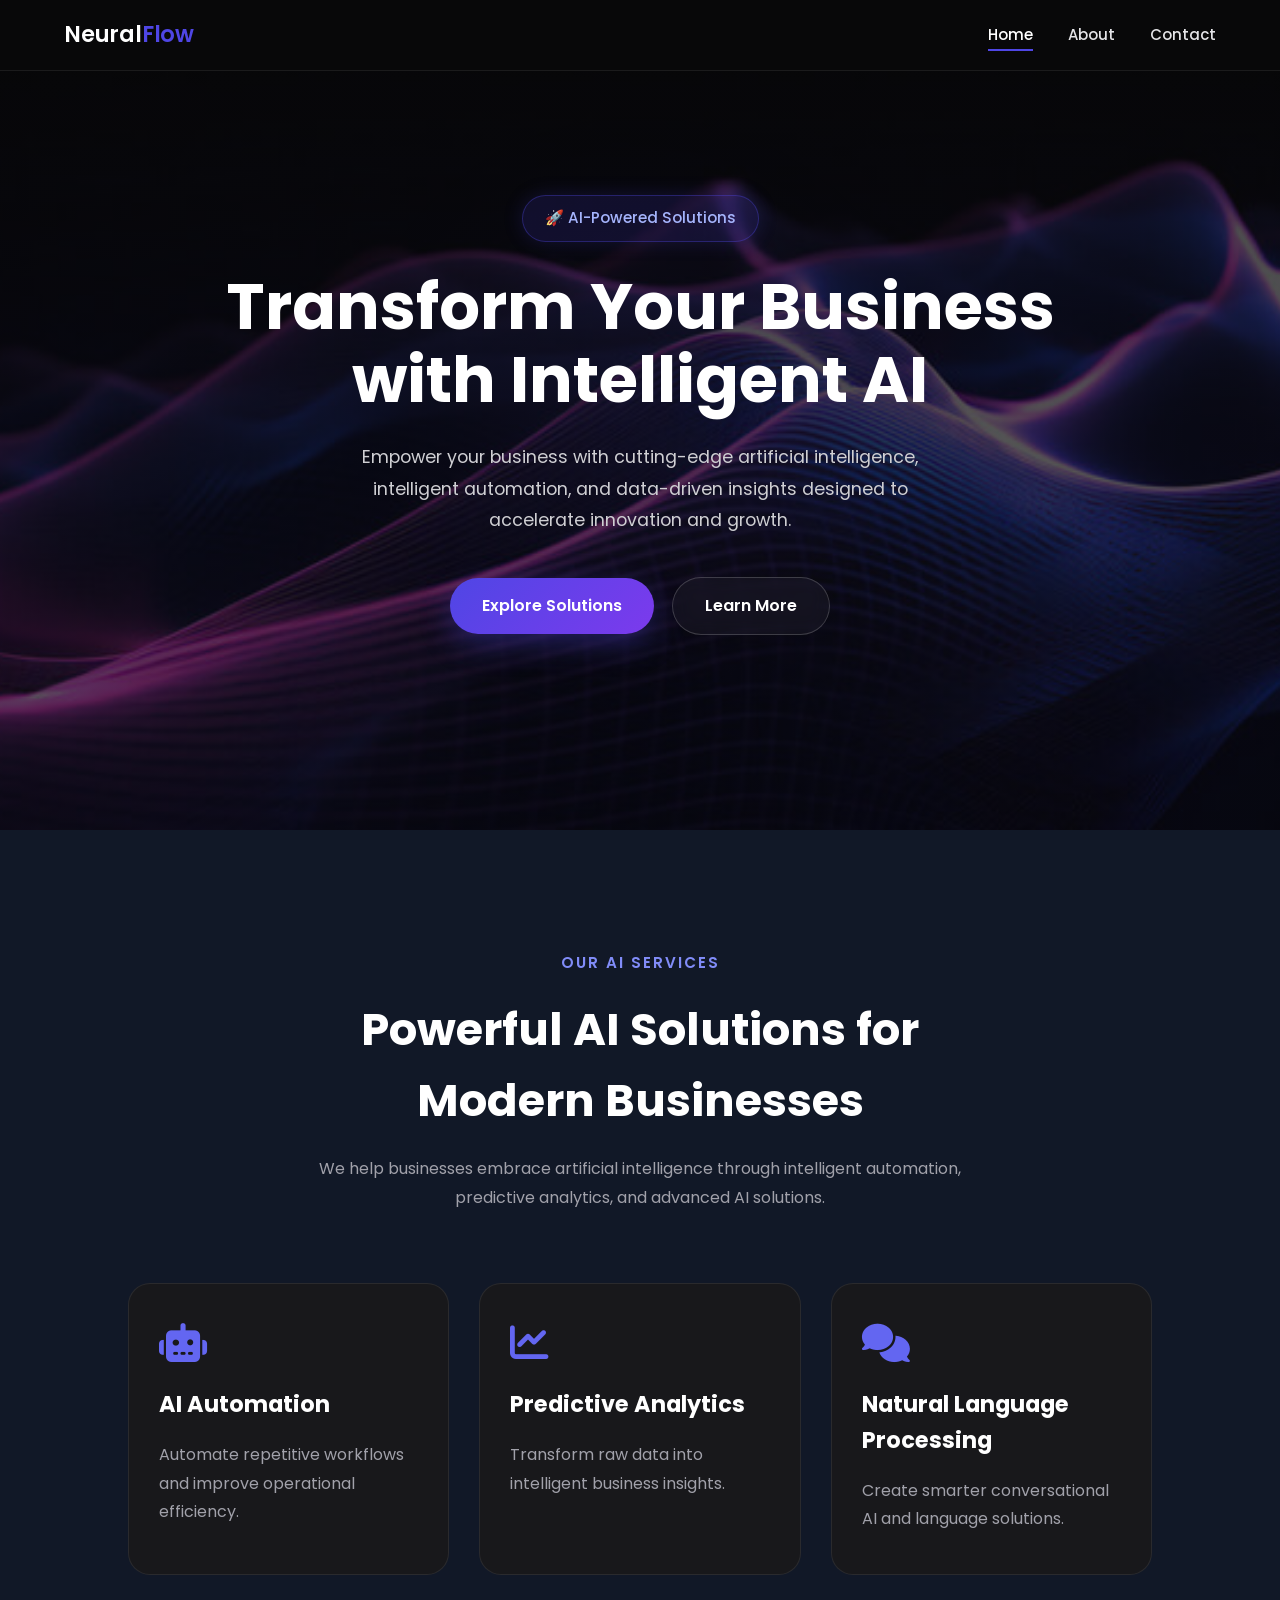
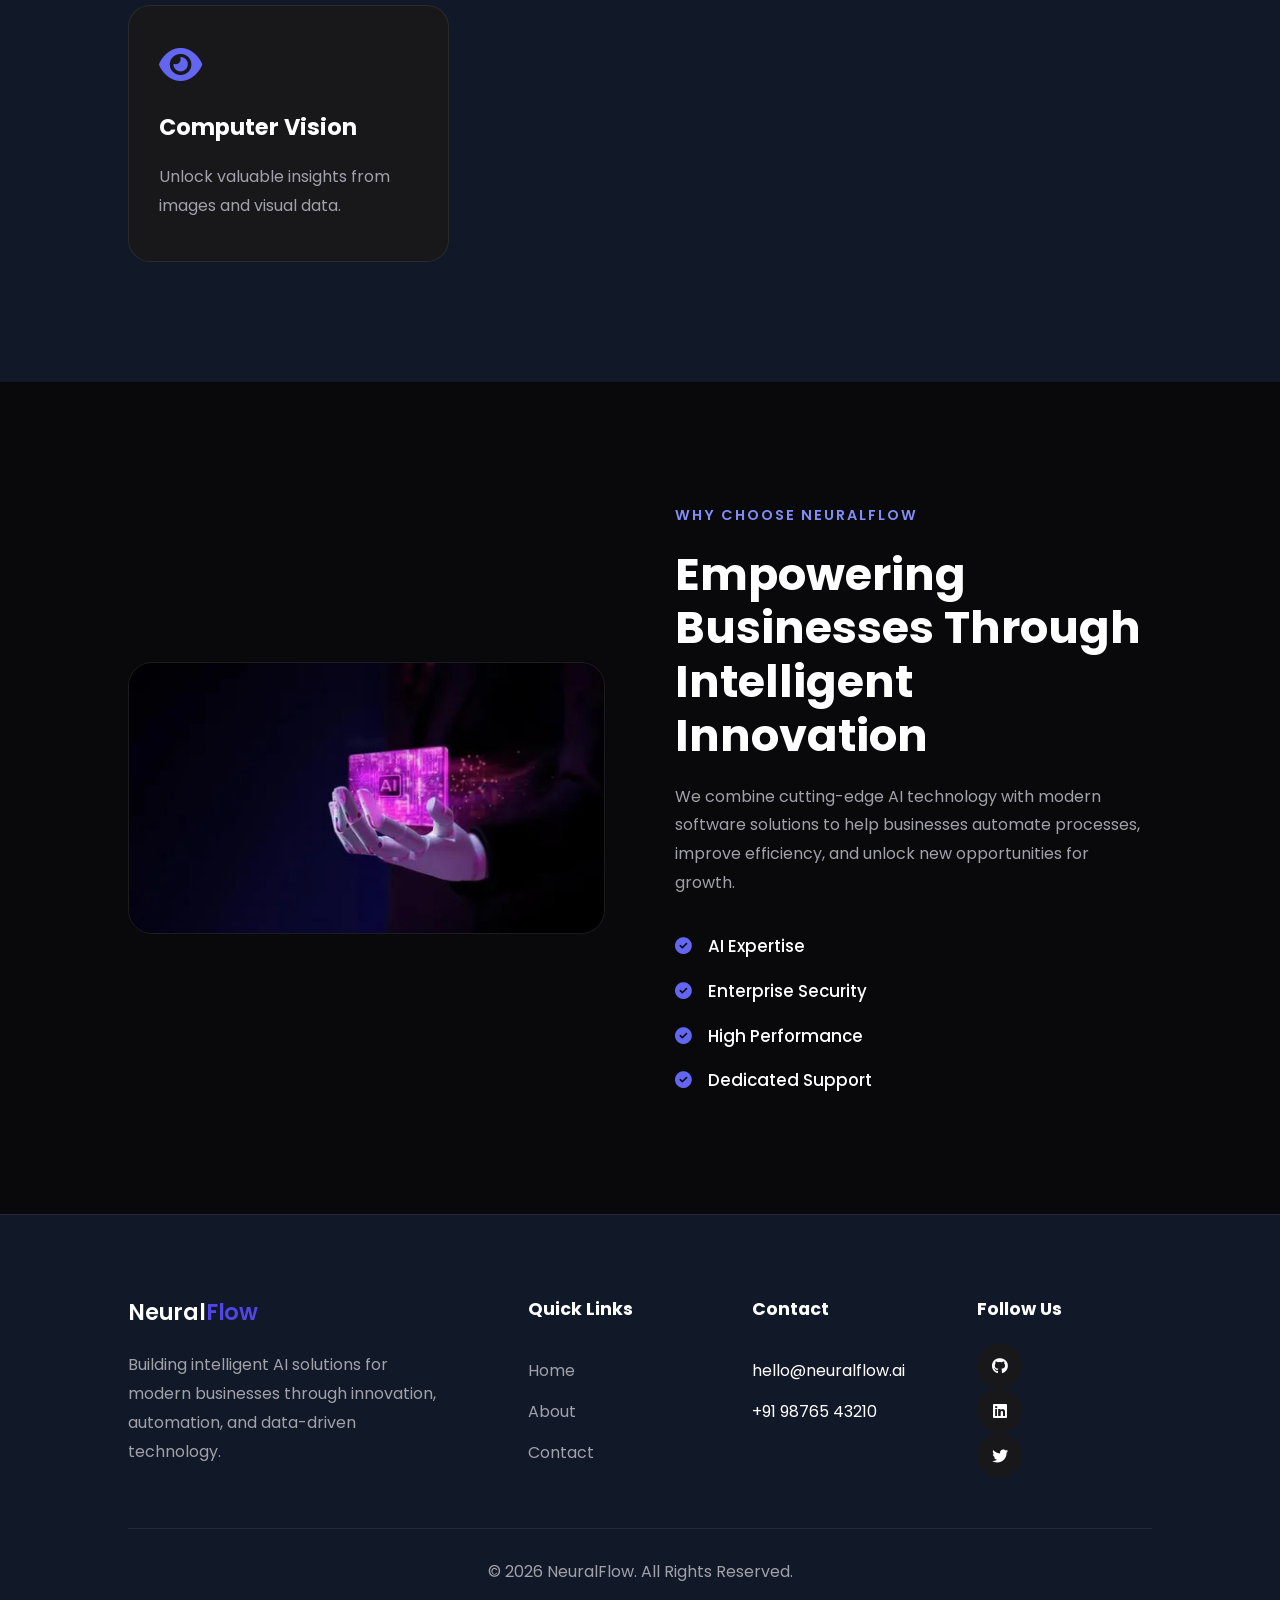
<file: index.html>
<!DOCTYPE html>
<html lang="en">
<head>
    <meta charset="UTF-8">
    <meta name="viewport" content="width=device-width, initial-scale=1.0">

    <title>NeuralFlow | Home</title>

    <!-- Google Fonts -->
    <link rel="preconnect" href="https://fonts.googleapis.com">
    <link rel="preconnect" href="https://fonts.gstatic.com" crossorigin>

    <link href="https://fonts.googleapis.com/css2?family=Poppins:wght@300;400;500;600;700&display=swap" rel="stylesheet">

    <!-- Font Awesome -->
    <link rel="stylesheet"
          href="https://cdnjs.cloudflare.com/ajax/libs/font-awesome/6.6.0/css/all.min.css">

    <!-- CSS -->
    <link rel="stylesheet" href="css/style.css">
</head>
<body>
<header>
    <nav class="navbar">

        <a href="index.html" class="logo">
            Neural<span>Flow</span>
        </a>

        <ul class="nav-links">

            <li>
                <a href="index.html" class="active">Home</a>
            </li>

            <li>
                <a href="about.html">About</a>
            </li>

            <li>
                <a href="contact.html">Contact</a>
            </li>

        </ul>

    </nav>
</header>
<main>
    <!-- =========================
     HERO SECTION
========================= -->

<section class="hero">

    <div class="hero-overlay"></div>

    <div class="hero-content">

        <span class="hero-badge">
            🚀 AI-Powered Solutions
        </span>

        <h1>
    Transform Your Business<br>
    with Intelligent AI
</h1>

        <p>
            Empower your business with cutting-edge artificial intelligence,
            intelligent automation, and data-driven insights designed to
            accelerate innovation and growth.
        </p>

        <div class="hero-buttons">

            <a href="#" class="btn btn-primary">
                Explore Solutions
            </a>

            <a href="about.html" class="btn btn-secondary">
                Learn More
            </a>

        </div>

    </div>

</section>
<!-- =========================
     SERVICES SECTION
========================= -->

<section class="services">

    <div class="section-title">

        <span>Our AI Services</span>

        <h2>Powerful AI Solutions for Modern Businesses</h2>

        <p>
            We help businesses embrace artificial intelligence through
            intelligent automation, predictive analytics, and advanced AI solutions.
        </p>

    </div>

    <div class="services-grid">

        <div class="service-card">
            <i class="fas fa-robot"></i>
            <h3>AI Automation</h3>
            <p>Automate repetitive workflows and improve operational efficiency.</p>
        </div>

        <div class="service-card">
            <i class="fas fa-chart-line"></i>
            <h3>Predictive Analytics</h3>
            <p>Transform raw data into intelligent business insights.</p>
        </div>

        <div class="service-card">
            <i class="fas fa-comments"></i>
            <h3>Natural Language Processing</h3>
            <p>Create smarter conversational AI and language solutions.</p>
        </div>

        <div class="service-card">
            <i class="fas fa-eye"></i>
            <h3>Computer Vision</h3>
            <p>Unlock valuable insights from images and visual data.</p>
        </div>

    </div>

</section>
<!-- =========================
     WHY CHOOSE US
========================= -->

<section class="why-us">

    <div class="why-image">

        <img src="images/aibg.jpg" alt="AI Technology">

    </div>

    <div class="why-content">

        <span>Why Choose NeuralFlow</span>

        <h2>
            Empowering Businesses Through Intelligent Innovation
        </h2>

        <p>
            We combine cutting-edge AI technology with modern software solutions
            to help businesses automate processes, improve efficiency, and
            unlock new opportunities for growth.
        </p>

       <ul>

    <li><i class="fas fa-check-circle"></i> AI Expertise</li>

    <li><i class="fas fa-check-circle"></i> Enterprise Security</li>

    <li><i class="fas fa-check-circle"></i> High Performance</li>

    <li><i class="fas fa-check-circle"></i> Dedicated Support</li>

</ul>

    </div>

</section>
<!-- =========================
     FOOTER
========================= -->

<footer class="footer">

    <div class="footer-container">

        <div class="footer-brand">

            <a href="index.html" class="logo">
                Neural<span>Flow</span>
            </a>

            <p>
                Building intelligent AI solutions for modern businesses through
                innovation, automation, and data-driven technology.
            </p>

        </div>

        <div class="footer-links">

            <h3>Quick Links</h3>

            <a href="index.html">Home</a>
            <a href="about.html">About</a>
            <a href="contact.html">Contact</a>

        </div>

        <div class="footer-contact">

            <h3>Contact</h3>

            <p>hello@neuralflow.ai</p>

            <p>+91 98765 43210</p>

        </div>

        <div class="footer-social">

            <h3>Follow Us</h3>

            <a href="#"><i class="fab fa-github"></i></a>

            <a href="#"><i class="fab fa-linkedin"></i></a>

            <a href="#"><i class="fab fa-twitter"></i></a>

        </div>

    </div>

    <div class="footer-bottom">

        <p>
            © 2026 NeuralFlow. All Rights Reserved.
        </p>

    </div>

</footer>

</main>





<!-- JavaScript -->
<script src="js/script.js"></script>

</body>
</html>
</file>
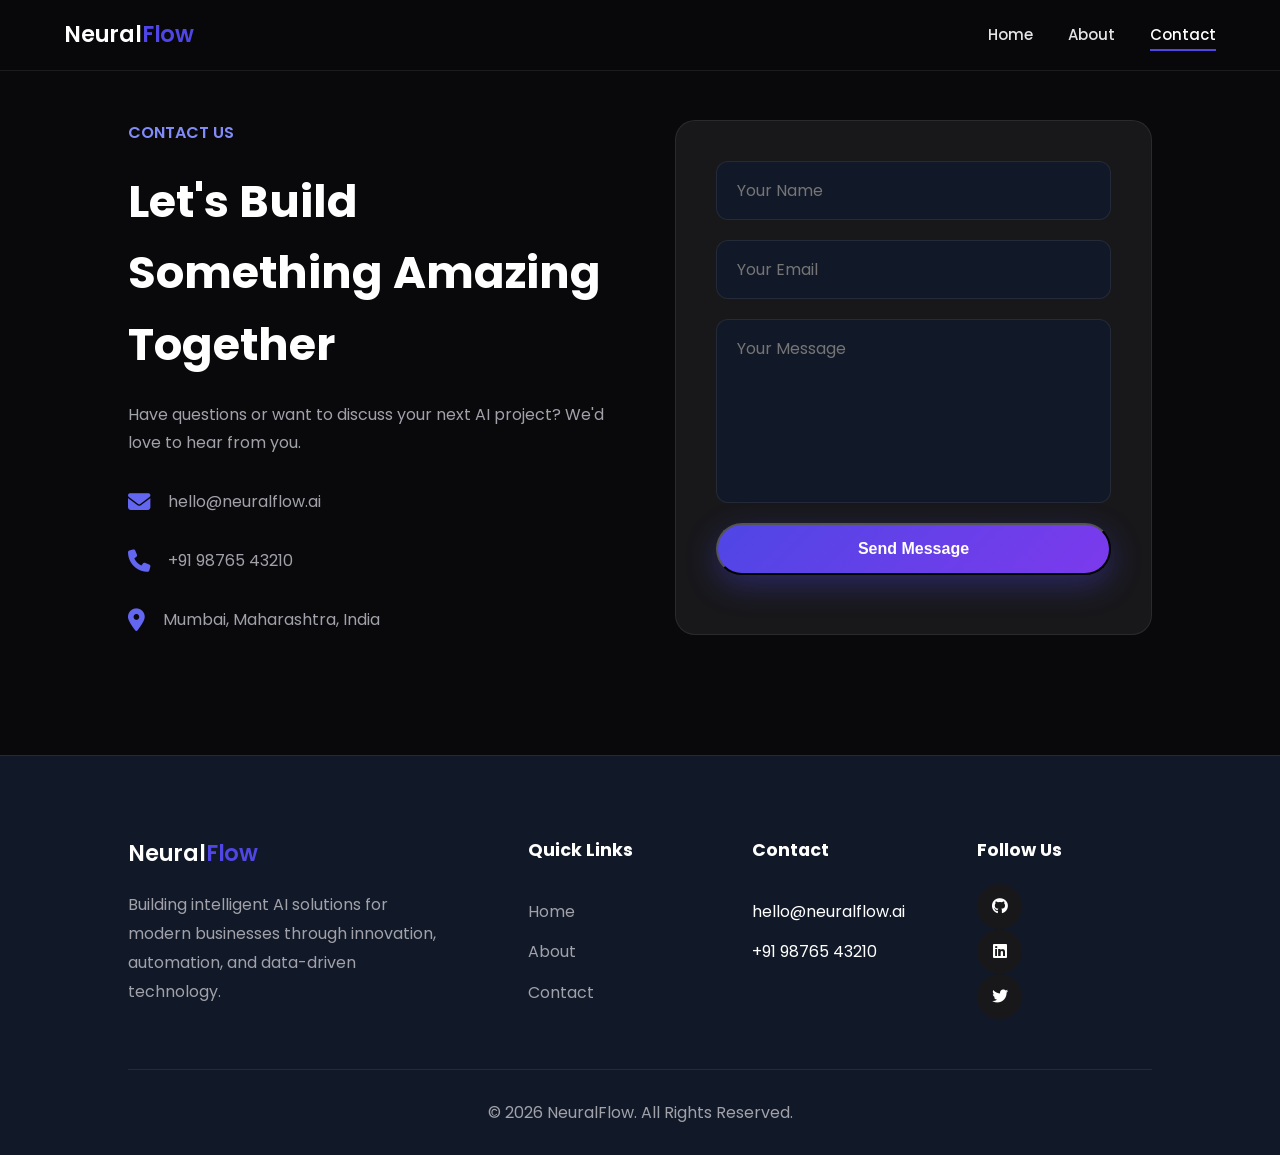
<file: contact.html>
<!DOCTYPE html>
<html lang="en">
<head>
    <meta charset="UTF-8">
    <meta name="viewport" content="width=device-width, initial-scale=1.0">

    <title>NeuralFlow | Contact</title>

    <!-- Google Fonts -->
    <link rel="preconnect" href="https://fonts.googleapis.com">
    <link rel="preconnect" href="https://fonts.gstatic.com" crossorigin>

    <link href="https://fonts.googleapis.com/css2?family=Poppins:wght@300;400;500;600;700&display=swap" rel="stylesheet">

    <!-- Font Awesome -->
    <link rel="stylesheet"
          href="https://cdnjs.cloudflare.com/ajax/libs/font-awesome/6.6.0/css/all.min.css">

    <!-- CSS -->
    <link rel="stylesheet" href="css/style.css">
</head>
<body>
<header>
    <nav class="navbar">

        <a href="index.html" class="logo">
            Neural<span>Flow</span>
        </a>

        <ul class="nav-links">

            <li>
                <a href="index.html">Home</a>
            </li>

            <li>
                <a href="about.html">About</a>
            </li>

            <li>
                <a href="contact.html" class="active">Contact</a>
            </li>

        </ul>

    </nav>
</header>
<main>
    <!-- =========================
     CONTACT SECTION
========================= -->

<section class="contact">

    <div class="contact-info">

        <span>Contact Us</span>

        <h2>Let's Build Something Amazing Together</h2>

        <p>
            Have questions or want to discuss your next AI project?
            We'd love to hear from you.
        </p>

        <div class="info-box">
            <i class="fas fa-envelope"></i>
            <p>hello@neuralflow.ai</p>
        </div>

        <div class="info-box">
            <i class="fas fa-phone"></i>
            <p>+91 98765 43210</p>
        </div>

        <div class="info-box">
            <i class="fas fa-location-dot"></i>
            <p>Mumbai, Maharashtra, India</p>
        </div>

    </div>

    <div class="contact-form">

        <form id="contactForm">

            <input type="text"
                   id="name"
                   placeholder="Your Name">

            <input type="email"
                   id="email"
                   placeholder="Your Email">

            <textarea id="message"
                      rows="6"
                      placeholder="Your Message"></textarea>

            <button type="submit" class="btn btn-primary">
                Send Message
            </button>

        </form>

    </div>

</section>
</main>
<footer class="footer">

    <div class="footer-container">

        <div class="footer-brand">

            <a href="index.html" class="logo">
                Neural<span>Flow</span>
            </a>

            <p>
                Building intelligent AI solutions for modern businesses through
                innovation, automation, and data-driven technology.
            </p>

        </div>

        <div class="footer-links">

            <h3>Quick Links</h3>

            <a href="index.html">Home</a>
            <a href="about.html">About</a>
            <a href="contact.html">Contact</a>

        </div>

        <div class="footer-contact">

            <h3>Contact</h3>

            <p>hello@neuralflow.ai</p>

            <p>+91 98765 43210</p>

        </div>

        <div class="footer-social">

            <h3>Follow Us</h3>

            <a href="#"><i class="fab fa-github"></i></a>

            <a href="#"><i class="fab fa-linkedin"></i></a>

            <a href="#"><i class="fab fa-twitter"></i></a>

        </div>

    </div>

    <div class="footer-bottom">

        <p>
            © 2026 NeuralFlow. All Rights Reserved.
        </p>

    </div>

</footer>




<!-- JavaScript -->
<script src="js/script.js"></script>

</body>
</html>
</file>
<file: css/style.css>
/* =========================
   GOOGLE FONT
========================= */

@import url('https://fonts.googleapis.com/css2?family=Poppins:wght@300;400;500;600;700&display=swap');

/* =========================
   CSS RESET
========================= */

*{
    margin:0;
    padding:0;
    box-sizing:border-box;
}

html{
    scroll-behavior:smooth;
}

body{
    font-family:'Poppins',sans-serif;
    background:#09090B;
    color:#FFFFFF;
    line-height:1.6;
}

a{
    text-decoration:none;
    color:inherit;
}

ul{
    list-style:none;
}

img{
    display:block;
    max-width:100%;
}

/* =========================
   HEADER
========================= */

header{
    position:fixed;
    top:0;
    left:0;
    width:100%;
    z-index:1000;

    background:rgba(9,9,11,.80);
    backdrop-filter:blur(16px);
    -webkit-backdrop-filter:blur(16px);

    border-bottom:1px solid rgba(255,255,255,.08);
}

/* =========================
   NAVBAR
========================= */

.navbar{
    width:90%;
    max-width:1200px;

    height:70px;

    margin:auto;

    display:flex;
    justify-content:space-between;
    align-items:center;
}

/* =========================
   NAVIGATION
========================= */

.nav-links{
    display:flex;
    align-items:center;
    gap:35px;
}

.nav-links a{

    position:relative;

    color:#E4E4E7;

    font-size:15px;

    font-weight:500;

    transition:.3s ease;
}

.nav-links a::after{

    content:"";

    position:absolute;

    left:0;

    bottom:-6px;

    width:0;

    height:2px;

    background:#4F46E5;

    transition:.3s ease;
}

.nav-links a:hover{

    color:#FFFFFF;
}

.nav-links a:hover::after{

    width:100%;
}

.nav-links a.active{

    color:#FFFFFF;
}

.nav-links a.active::after{

    width:100%;
}


.logo{
    font-size:1.4rem;
    font-weight:550;
    letter-spacing:-0.2px;
}

.logo{
    color:#FFFFFF;
}

.logo span{
    color:#4F46E5;
}

/* =========================
   HERO SECTION
========================= */

.hero{
    position: relative;

    min-height:calc(100vh - 70px);
padding-top:70px;

    display: flex;
    justify-content: center;
    align-items: center;

    text-align: center;
    padding:120px 20px;

    overflow: hidden;

    background: url("/images/hero_bg.jpg") center/cover no-repeat;
    background-position:center 60%;
}

.hero-overlay{
    position:absolute;

    inset:0;

    background:
    linear-gradient(
        rgba(9,9,11,.75),
        rgba(9,9,11,.65)
    );

    z-index:1;
}

.hero-content{

    position:relative;

    z-index:2;

    
    width:min(90%,850px);
    animation:fadeUp 1s ease;

}

.hero-badge{

    display:inline-block;

    padding:10px 22px;

    margin-bottom:28px;

    border-radius:999px;

    background:rgba(79,70,229,.15);

    border:1px solid rgba(79,70,229,.35);

    color:#A5B4FC;

    font-size:.95rem;

    font-weight:500;
    box-shadow:
0 0 20px rgba(79,70,229,.18);
}

.hero h1{

    font-size:4rem;

    font-weight:700;

    line-height:1.15;

    margin-bottom:25px;
}

.hero p{

    max-width:600px;

    margin:0 auto 40px;

    color:#CFCFD3;

    font-size:1.1rem;

    line-height:1.8;
}

.hero::before{
    content:"";
    position:absolute;
    width:500px;
    height:500px;
    background:radial-gradient(circle,
    rgba(79,70,229,.18),
    transparent 70%);
    filter:blur(50px);
    z-index:1;
}

/* =========================
   HERO BUTTONS
========================= */

.hero-buttons{

    display:flex;

    justify-content:center;

    align-items:center;

    gap:18px;

    margin-top:15px;

    flex-wrap:wrap;
}

.btn{

    display:inline-flex;

    align-items:center;

    justify-content:center;

    padding:15px 32px;

    border-radius:999px;

    font-weight:600;

    font-size:1rem;

    transition:all .35s ease;

    cursor:pointer;
}

.btn-primary{

    background:linear-gradient(
    135deg,
    #4F46E5,
    #7C3AED
    );

    color:#FFFFFF;

    box-shadow:
    0 10px 30px rgba(79,70,229,.35);
}

.btn-primary:hover{

    transform:translateY(-4px);

    box-shadow:
    0 16px 35px rgba(79,70,229,.45);
    transform:translateY(-4px) scale(1.02);
}

.btn-secondary{

    border:1px solid rgba(255,255,255,.18);

    color:#FFFFFF;

    backdrop-filter:blur(10px);

    background:rgba(255,255,255,.04);
}

.btn-secondary:hover{

    background:rgba(255,255,255,.08);

    transform:translateY(-4px);
    border-color:#4F46E5;
}

@keyframes fadeUp{

from{

opacity:0;

transform:translateY(40px);

}

to{

opacity:1;

transform:translateY(0);

}

}

/* =========================
   SERVICES SECTION
========================= */

.services{

    padding:120px 10%;

    background:#111827;

}

.section-title{

    text-align:center;

    max-width:700px;

    margin:0 auto 70px;

}

.section-title span{

    color:#818CF8;

    font-size:.95rem;

    font-weight:600;

    text-transform:uppercase;

    letter-spacing:2px;

}

.section-title h2{

    font-size:2.8rem;

    margin:18px 0;

}

.section-title p{

    color:#A1A1AA;

    line-height:1.8;

}

.services-grid{

    display:grid;

    grid-template-columns:repeat(auto-fit,minmax(260px,1fr));

    gap:30px;

}

.service-card{

    background:#18181B;

    border:1px solid rgba(255,255,255,.08);

    border-radius:22px;

    padding:40px 30px;

    transition:.35s ease;

}

.service-card i{

    font-size:2.4rem;

    color:#6366F1;

    margin-bottom:25px;

    transition:.35s ease;

}

.service-card h3{

    font-size:1.4rem;

    margin-bottom:18px;

}

.service-card p{

    color:#A1A1AA;

    line-height:1.8;

}

.service-card:hover{

    transform:translateY(-10px);

    border-color:#4F46E5;

    box-shadow:

    0 20px 45px rgba(79,70,229,.15);

}

.service-card:hover i{

    transform:scale(1.12);

    color:#8B5CF6;

}

/* =========================
   WHY CHOOSE US
========================= */

.why-us{

    padding:120px 10%;

    background:#09090B;

    display:grid;

    grid-template-columns:1fr 1fr;

    gap:70px;

    align-items:center;

}

.why-image img{

    width:100%;

    border-radius:24px;

    border:1px solid rgba(255,255,255,.08);

    transition:.4s ease;

}

.why-image img:hover{

    transform:scale(1.02);

    box-shadow:
    0 20px 50px rgba(79,70,229,.18);

}

.why-content span{

    color:#818CF8;

    text-transform:uppercase;

    letter-spacing:2px;

    font-size:.9rem;

    font-weight:600;

}

.why-content h2{

    font-size:2.8rem;

    margin:20px 0;

    line-height:1.2;

}

.why-content p{

    color:#A1A1AA;

    line-height:1.8;

    margin-bottom:35px;

}

.why-content ul{

    display:grid;

    gap:18px;

}

.why-content li{

    font-size:1.05rem;

    font-weight:500;

    color:#FFFFFF;

}

.why-content li i{

    color:#6366F1;

    margin-right:12px;

}

/* =========================
   FOOTER
========================= */

.footer{

    background:#111827;

    padding:80px 10% 30px;

    border-top:1px solid rgba(255,255,255,.08);

}

.footer-container{

    display:grid;

    grid-template-columns:2fr 1fr 1fr 1fr;

    gap:50px;

    margin-bottom:50px;

}

.footer-brand p{

    color:#A1A1AA;

    margin-top:20px;

    line-height:1.8;

    max-width:320px;

}

.footer h3{

    margin-bottom:20px;

    font-size:1.1rem;

}

.footer-links,
.footer-contact{

    display:flex;

    flex-direction:column;

    gap:15px;

}

.footer-links a{

    color:#A1A1AA;

    transition:.3s ease;

}

.footer-links a:hover{

    color:#FFFFFF;

}

.footer-social{

    display:flex;

    flex-direction:column;

}

.footer-social h3{

    margin-bottom:20px;

}

.footer-social a{

    display:inline-flex;

    align-items:center;

    justify-content:center;

    width:45px;

    height:45px;

    border-radius:50%;

    background:#18181B;

    color:#FFFFFF;

    margin-right:12px;

    transition:.3s ease;

}

.footer-social a:hover{

    background:#4F46E5;

    transform:translateY(-4px);

}

.footer-bottom{

    border-top:1px solid rgba(255,255,255,.08);

    padding-top:30px;

    text-align:center;

    color:#A1A1AA;

}

/* =========================
   PAGE HERO
========================= */

.page-hero{

    min-height:60vh;

    display:flex;

    justify-content:center;

    align-items:center;

    text-align:center;

    padding:120px 10% 80px;

    background:
    linear-gradient(
        rgba(9,9,11,.85),
        rgba(9,9,11,.90)
    ),
    url("../images/hero-bg.jpg") center/cover;

}

.page-hero-content{

    max-width:850px;

}

.page-hero span{

    color:#818CF8;

    text-transform:uppercase;

    letter-spacing:2px;

    font-weight:600;

}

.page-hero h1{

    font-size:3.5rem;

    margin:20px 0;

    line-height:1.2;

}

.page-hero p{

    color:#A1A1AA;

    line-height:1.8;

    font-size:1.1rem;

}

/* =========================
   ABOUT SECTION
========================= */

.about-section{

    padding:120px 10%;

    display:grid;

    grid-template-columns:1fr 1fr;

    gap:70px;

    align-items:center;

}

.about-image img{

    width:100%;

    border-radius:24px;

}

.about-content span{

    color:#818CF8;

    text-transform:uppercase;

    letter-spacing:2px;

    font-weight:600;

}

.about-content h2{

    font-size:2.8rem;

    margin:20px 0;

}

.about-content p{

    color:#A1A1AA;

    line-height:1.9;

    margin-bottom:20px;

}

/* =========================
   COMPANY STATS
========================= */

.stats{

    padding:80px 10% 120px;

    display:grid;

    grid-template-columns:repeat(auto-fit,minmax(220px,1fr));

    gap:30px;

}

.stat-card{

    background:#18181B;

    border:1px solid rgba(255,255,255,.08);

    border-radius:20px;

    padding:40px 25px;

    text-align:center;

    transition:.35s ease;

}

.stat-card h2{

    font-size:2.8rem;

    color:#6366F1;

    margin-bottom:12px;

}

.stat-card p{

    color:#A1A1AA;

    font-size:1rem;

}

.stat-card:hover{

    transform:translateY(-8px);

    border-color:#4F46E5;

    box-shadow:0 20px 45px rgba(79,70,229,.15);

}

/* =========================
   CONTACT PAGE
========================= */

.contact{

    padding:120px 10%;

    display:grid;

    grid-template-columns:1fr 1fr;

    gap:70px;

}

.contact-info span{

    color:#818CF8;

    text-transform:uppercase;

    font-weight:600;

}

.contact-info h2{

    font-size:2.8rem;

    margin:20px 0;

}

.contact-info p{

    color:#A1A1AA;

    line-height:1.8;

}

.info-box{

    display:flex;

    align-items:center;

    gap:18px;

    margin-top:30px;

}

.info-box i{

    color:#6366F1;

    font-size:1.4rem;

}

.contact-form{

    background:#18181B;

    padding:40px;

    border-radius:20px;

    border:1px solid rgba(255,255,255,.08);

}

.contact-form form{

    display:flex;

    flex-direction:column;

    gap:20px;

}

.contact-form input,
.contact-form textarea{

    width:100%;

    padding:16px 20px;

    background:#111827;

    border:1px solid rgba(255,255,255,.08);

    border-radius:12px;

    color:#FFFFFF;

    font-family:'Poppins',sans-serif;

    font-size:1rem;

    outline:none;

    transition:.3s;

}

.contact-form input:focus,
.contact-form textarea:focus{

    border-color:#4F46E5;

}

.contact-form textarea{

    resize:none;

}

/* =====================================
   RESPONSIVE DESIGN
===================================== */

@media (max-width: 992px){

    .why-us,
    .about-section,
    .contact{

        grid-template-columns:1fr;
        gap:50px;
        text-align:center;

    }

    .footer-container{

        grid-template-columns:1fr 1fr;

    }

    .hero h1{

        font-size:3rem;

    }

    .section-title h2,
    .why-content h2,
    .about-content h2,
    .contact-info h2{

        font-size:2.2rem;

    }

}

@media (max-width:768px){

    .navbar{

        flex-direction:column;
        height:auto;
        padding:20px 0;

    }

    .nav-links{

        margin-top:20px;
        gap:20px;
        flex-wrap:wrap;
        justify-content:center;

    }

    .hero{

        padding:120px 20px 80px;

    }

    .hero h1{

        font-size:2.4rem;

    }

    .hero p{

        font-size:1rem;

    }

    .hero-buttons{

        flex-direction:column;

    }

    .services{

        padding:80px 20px;

    }

    .stats{

        padding:60px 20px;

    }

    .footer-container{

        grid-template-columns:1fr;
        text-align:center;

    }

}
</file>
